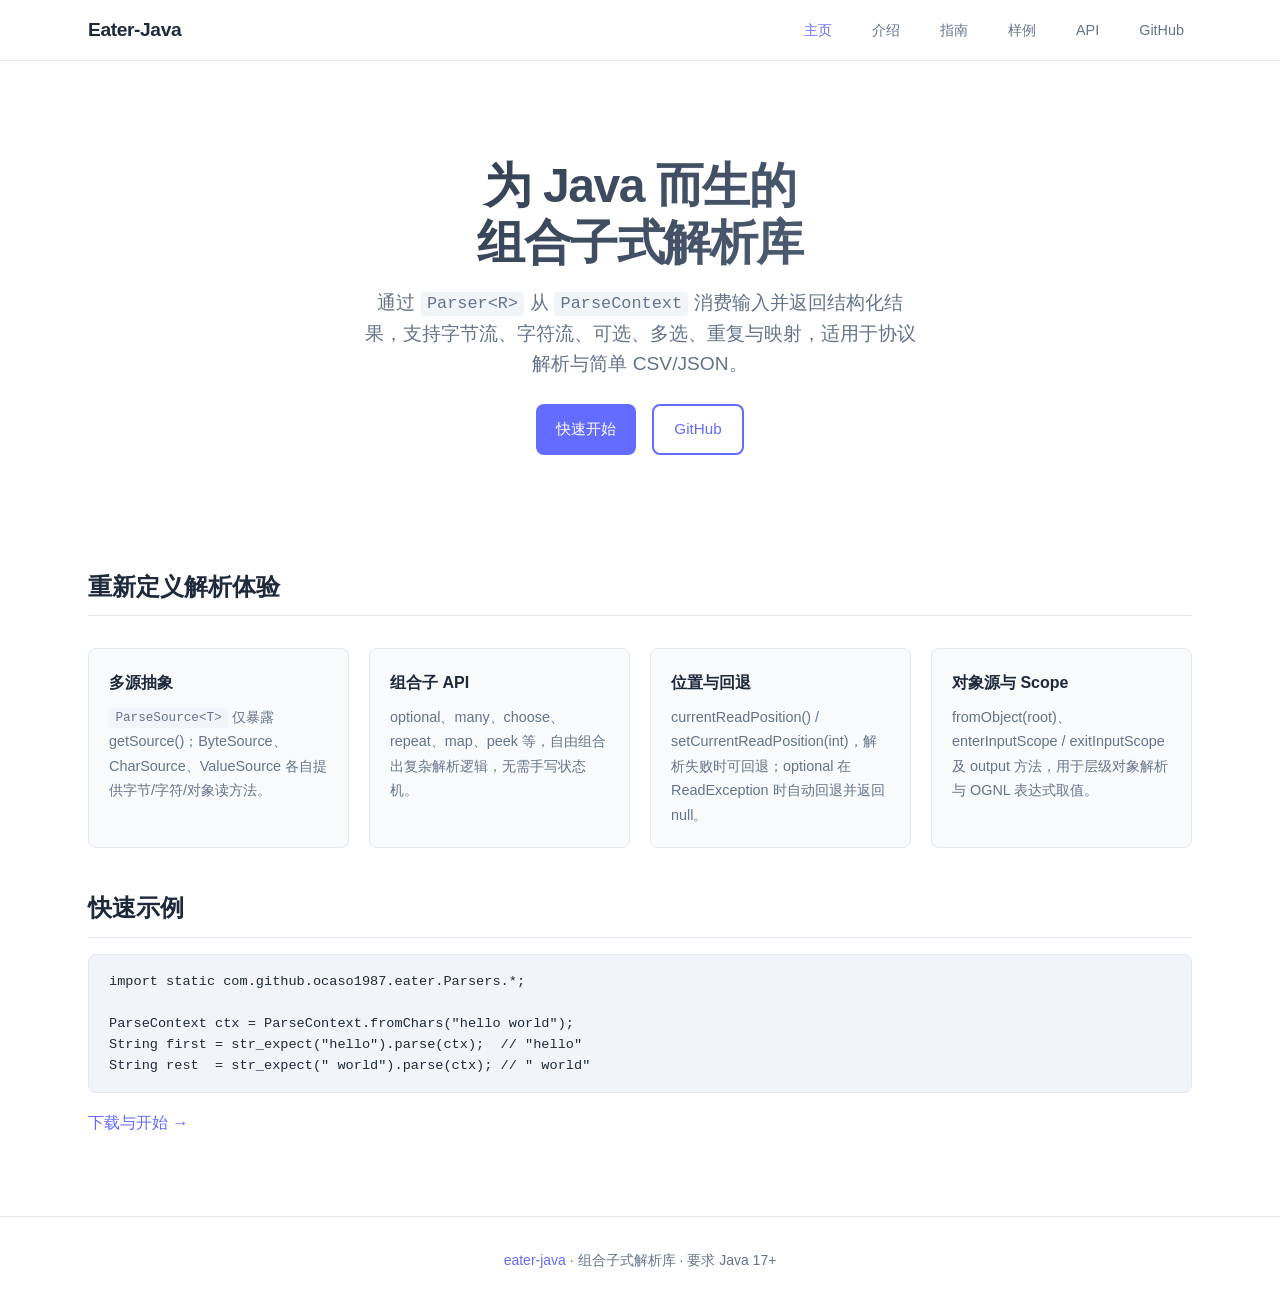
<file: docs/index.html>
<!DOCTYPE html>
<html lang="zh-CN">
<head>
  <meta charset="UTF-8">
  <meta name="viewport" content="width=device-width, initial-scale=1">
  <title>Eater-Java — 为 Java 而生的组合子式解析库</title>
  <link rel="stylesheet" href="styles.css">
</head>
<body>
  <nav class="docs-nav">
    <div class="docs-nav-inner">
      <a class="logo" href="index.html">Eater-Java</a>
      <div class="docs-nav-links">
        <a href="index.html" class="active">主页</a>
        <a href="intro.html">介绍</a>
        <a href="guide.html">指南</a>
        <a href="examples.html">样例</a>
        <a href="api.html">API</a>
        <a href="https://github.com/ocaso1987/eater-java" target="_blank" rel="noopener">GitHub</a>
      </div>
    </div>
  </nav>

  <main class="docs-main">
    <section class="hero">
      <h1>为 Java 而生的<br>组合子式解析库</h1>
      <p class="tagline">通过 <code>Parser&lt;R&gt;</code> 从 <code>ParseContext</code> 消费输入并返回结构化结果，支持字节流、字符流、可选、多选、重复与映射，适用于协议解析与简单 CSV/JSON。</p>
      <div class="hero-ctas">
        <a class="btn btn-primary" href="intro.html">快速开始</a>
        <a class="btn btn-outline" href="https://github.com/ocaso1987/eater-java" target="_blank" rel="noopener">GitHub</a>
      </div>
    </section>

    <h2>重新定义解析体验</h2>
    <div class="features-grid">
      <div class="feature-card">
        <h3>多源抽象</h3>
        <p><code>ParseSource&lt;T&gt;</code> 仅暴露 getSource()；ByteSource、CharSource、ValueSource 各自提供字节/字符/对象读方法。</p>
      </div>
      <div class="feature-card">
        <h3>组合子 API</h3>
        <p>optional、many、choose、repeat、map、peek 等，自由组合出复杂解析逻辑，无需手写状态机。</p>
      </div>
      <div class="feature-card">
        <h3>位置与回退</h3>
        <p>currentReadPosition() / setCurrentReadPosition(int)，解析失败时可回退；optional 在 ReadException 时自动回退并返回 null。</p>
      </div>
      <div class="feature-card">
        <h3>对象源与 Scope</h3>
        <p>fromObject(root)、enterInputScope / exitInputScope 及 output 方法，用于层级对象解析与 OGNL 表达式取值。</p>
      </div>
    </div>

    <h2>快速示例</h2>
    <pre class="pre-block"><code>import static com.github.ocaso1987.eater.Parsers.*;

ParseContext ctx = ParseContext.fromChars("hello world");
String first = str_expect("hello").parse(ctx);  // "hello"
String rest  = str_expect(" world").parse(ctx); // " world"</code></pre>
    <p><a href="intro.html">下载与开始 →</a></p>
  </main>

  <footer class="docs-footer">
    <a href="https://github.com/ocaso1987/eater-java">eater-java</a> · 组合子式解析库 · 要求 Java 17+
  </footer>
</body>
</html>
</file>
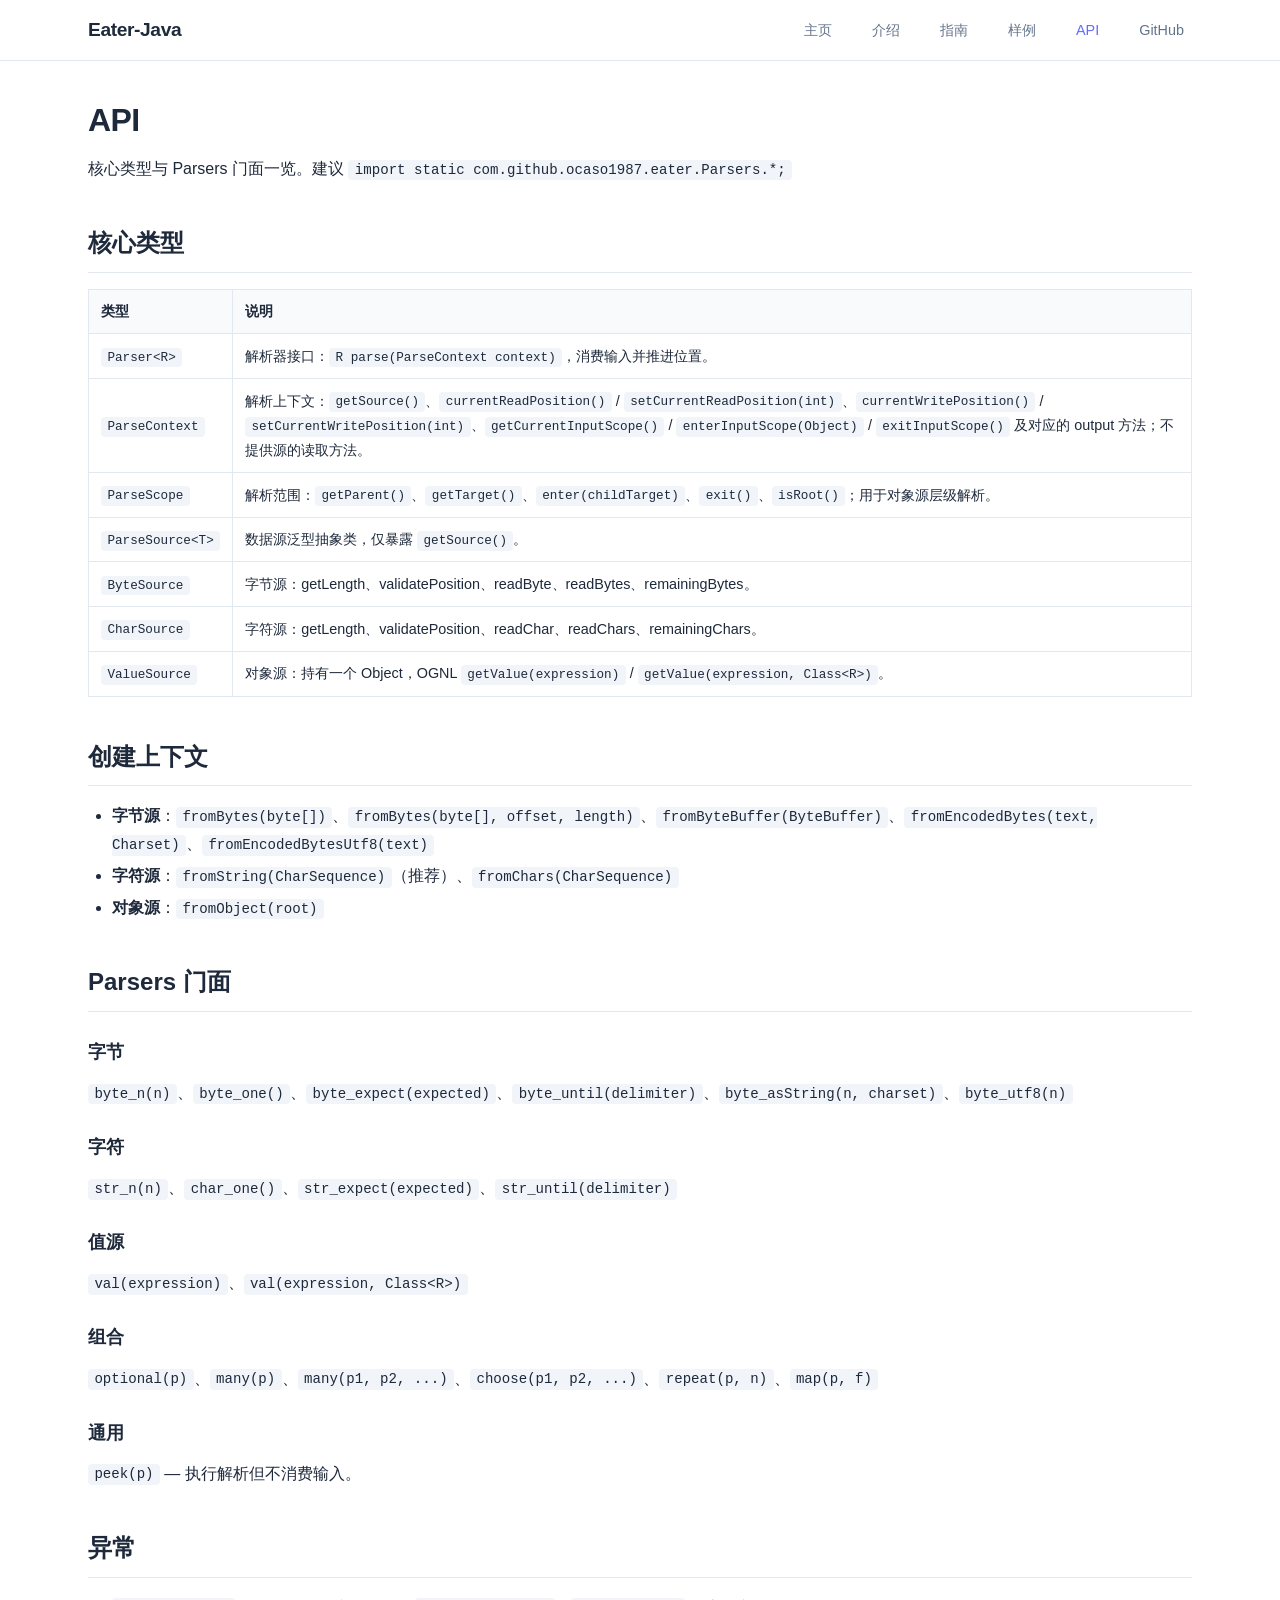
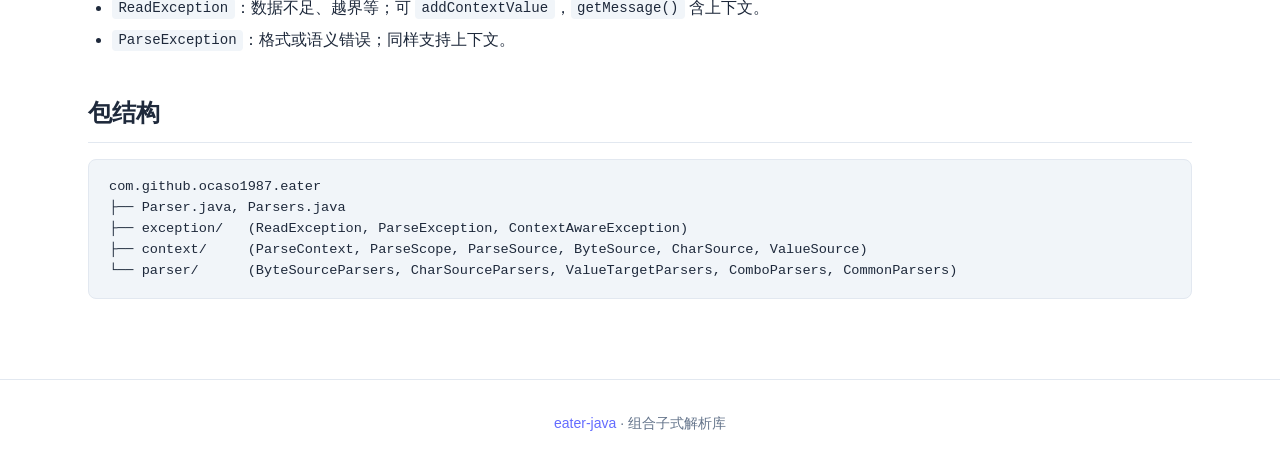
<file: docs/api.html>
<!DOCTYPE html>
<html lang="zh-CN">
<head>
  <meta charset="UTF-8">
  <meta name="viewport" content="width=device-width, initial-scale=1">
  <title>API — Eater-Java</title>
  <link rel="stylesheet" href="styles.css">
</head>
<body>
  <nav class="docs-nav">
    <div class="docs-nav-inner">
      <a class="logo" href="index.html">Eater-Java</a>
      <div class="docs-nav-links">
        <a href="index.html">主页</a>
        <a href="intro.html">介绍</a>
        <a href="guide.html">指南</a>
        <a href="examples.html">样例</a>
        <a href="api.html" class="active">API</a>
        <a href="https://github.com/ocaso1987/eater-java" target="_blank" rel="noopener">GitHub</a>
      </div>
    </div>
  </nav>

  <main class="docs-main">
    <h1 class="page-title">API</h1>
    <p class="page-desc">核心类型与 Parsers 门面一览。建议 <code>import static com.github.ocaso1987.eater.Parsers.*;</code></p>

    <h2>核心类型</h2>
    <table>
      <thead>
        <tr><th>类型</th><th>说明</th></tr>
      </thead>
      <tbody>
        <tr><td><code>Parser&lt;R&gt;</code></td><td>解析器接口：<code>R parse(ParseContext context)</code>，消费输入并推进位置。</td></tr>
        <tr><td><code>ParseContext</code></td><td>解析上下文：<code>getSource()</code>、<code>currentReadPosition()</code> / <code>setCurrentReadPosition(int)</code>、<code>currentWritePosition()</code> / <code>setCurrentWritePosition(int)</code>、<code>getCurrentInputScope()</code> / <code>enterInputScope(Object)</code> / <code>exitInputScope()</code> 及对应的 output 方法；不提供源的读取方法。</td></tr>
        <tr><td><code>ParseScope</code></td><td>解析范围：<code>getParent()</code>、<code>getTarget()</code>、<code>enter(childTarget)</code>、<code>exit()</code>、<code>isRoot()</code>；用于对象源层级解析。</td></tr>
        <tr><td><code>ParseSource&lt;T&gt;</code></td><td>数据源泛型抽象类，仅暴露 <code>getSource()</code>。</td></tr>
        <tr><td><code>ByteSource</code></td><td>字节源：getLength、validatePosition、readByte、readBytes、remainingBytes。</td></tr>
        <tr><td><code>CharSource</code></td><td>字符源：getLength、validatePosition、readChar、readChars、remainingChars。</td></tr>
        <tr><td><code>ValueSource</code></td><td>对象源：持有一个 Object，OGNL <code>getValue(expression)</code> / <code>getValue(expression, Class&lt;R&gt;)</code>。</td></tr>
      </tbody>
    </table>

    <h2>创建上下文</h2>
    <ul>
      <li><strong>字节源</strong>：<code>fromBytes(byte[])</code>、<code>fromBytes(byte[], offset, length)</code>、<code>fromByteBuffer(ByteBuffer)</code>、<code>fromEncodedBytes(text, Charset)</code>、<code>fromEncodedBytesUtf8(text)</code></li>
      <li><strong>字符源</strong>：<code>fromString(CharSequence)</code>（推荐）、<code>fromChars(CharSequence)</code></li>
      <li><strong>对象源</strong>：<code>fromObject(root)</code></li>
    </ul>

    <h2>Parsers 门面</h2>
    <h3>字节</h3>
    <p><code>byte_n(n)</code>、<code>byte_one()</code>、<code>byte_expect(expected)</code>、<code>byte_until(delimiter)</code>、<code>byte_asString(n, charset)</code>、<code>byte_utf8(n)</code></p>
    <h3>字符</h3>
    <p><code>str_n(n)</code>、<code>char_one()</code>、<code>str_expect(expected)</code>、<code>str_until(delimiter)</code></p>
    <h3>值源</h3>
    <p><code>val(expression)</code>、<code>val(expression, Class&lt;R&gt;)</code></p>
    <h3>组合</h3>
    <p><code>optional(p)</code>、<code>many(p)</code>、<code>many(p1, p2, ...)</code>、<code>choose(p1, p2, ...)</code>、<code>repeat(p, n)</code>、<code>map(p, f)</code></p>
    <h3>通用</h3>
    <p><code>peek(p)</code> — 执行解析但不消费输入。</p>

    <h2>异常</h2>
    <ul>
      <li><code>ReadException</code>：数据不足、越界等；可 <code>addContextValue</code>，<code>getMessage()</code> 含上下文。</li>
      <li><code>ParseException</code>：格式或语义错误；同样支持上下文。</li>
    </ul>

    <h2>包结构</h2>
    <pre class="pre-block"><code>com.github.ocaso1987.eater
├── Parser.java, Parsers.java
├── exception/   (ReadException, ParseException, ContextAwareException)
├── context/     (ParseContext, ParseScope, ParseSource, ByteSource, CharSource, ValueSource)
└── parser/      (ByteSourceParsers, CharSourceParsers, ValueTargetParsers, ComboParsers, CommonParsers)</code></pre>
  </main>

  <footer class="docs-footer">
    <a href="https://github.com/ocaso1987/eater-java">eater-java</a> · 组合子式解析库
  </footer>
</body>
</html>
</file>
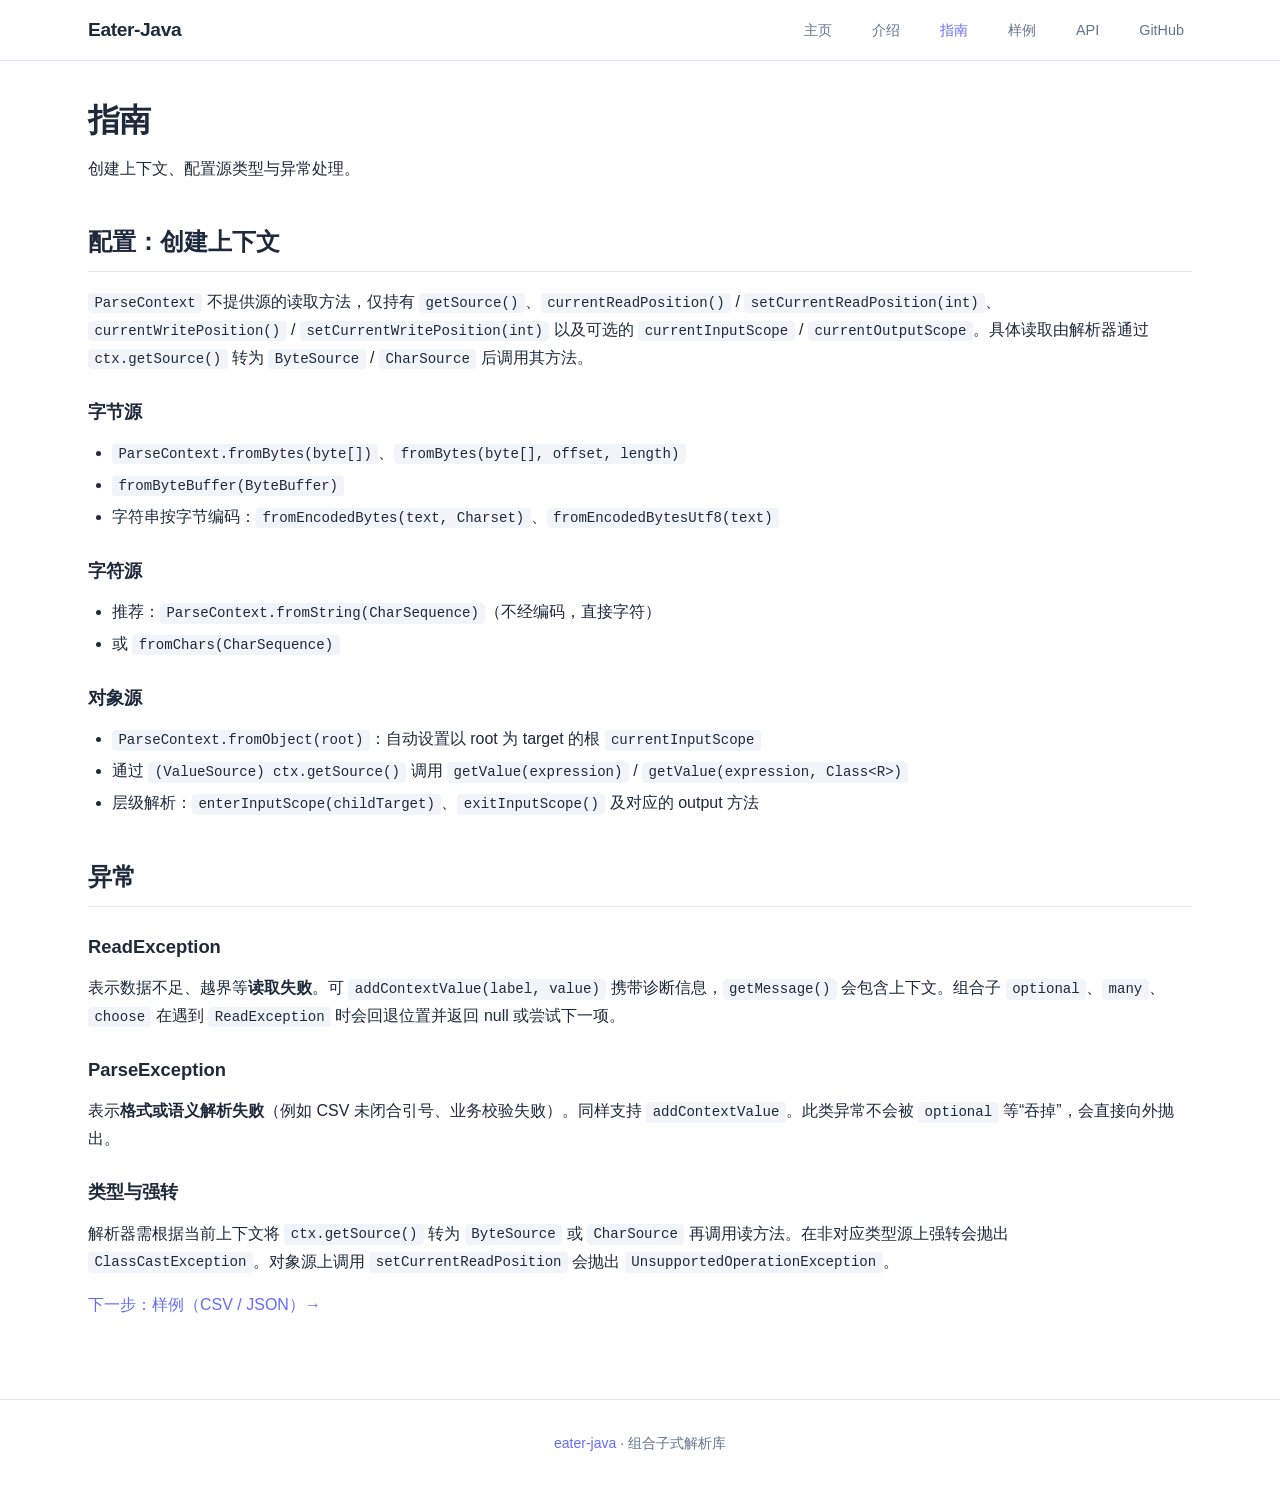
<file: docs/guide.html>
<!DOCTYPE html>
<html lang="zh-CN">
<head>
  <meta charset="UTF-8">
  <meta name="viewport" content="width=device-width, initial-scale=1">
  <title>指南 — Eater-Java</title>
  <link rel="stylesheet" href="styles.css">
</head>
<body>
  <nav class="docs-nav">
    <div class="docs-nav-inner">
      <a class="logo" href="index.html">Eater-Java</a>
      <div class="docs-nav-links">
        <a href="index.html">主页</a>
        <a href="intro.html">介绍</a>
        <a href="guide.html" class="active">指南</a>
        <a href="examples.html">样例</a>
        <a href="api.html">API</a>
        <a href="https://github.com/ocaso1987/eater-java" target="_blank" rel="noopener">GitHub</a>
      </div>
    </div>
  </nav>

  <main class="docs-main">
    <h1 class="page-title">指南</h1>
    <p class="page-desc">创建上下文、配置源类型与异常处理。</p>

    <h2>配置：创建上下文</h2>
    <p><code>ParseContext</code> 不提供源的读取方法，仅持有 <code>getSource()</code>、<code>currentReadPosition()</code> / <code>setCurrentReadPosition(int)</code>、<code>currentWritePosition()</code> / <code>setCurrentWritePosition(int)</code> 以及可选的 <code>currentInputScope</code> / <code>currentOutputScope</code>。具体读取由解析器通过 <code>ctx.getSource()</code> 转为 <code>ByteSource</code> / <code>CharSource</code> 后调用其方法。</p>

    <h3>字节源</h3>
    <ul>
      <li><code>ParseContext.fromBytes(byte[])</code>、<code>fromBytes(byte[], offset, length)</code></li>
      <li><code>fromByteBuffer(ByteBuffer)</code></li>
      <li>字符串按字节编码：<code>fromEncodedBytes(text, Charset)</code>、<code>fromEncodedBytesUtf8(text)</code></li>
    </ul>

    <h3>字符源</h3>
    <ul>
      <li>推荐：<code>ParseContext.fromString(CharSequence)</code>（不经编码，直接字符）</li>
      <li>或 <code>fromChars(CharSequence)</code></li>
    </ul>

    <h3>对象源</h3>
    <ul>
      <li><code>ParseContext.fromObject(root)</code>：自动设置以 root 为 target 的根 <code>currentInputScope</code></li>
      <li>通过 <code>(ValueSource) ctx.getSource()</code> 调用 <code>getValue(expression)</code> / <code>getValue(expression, Class&lt;R&gt;)</code></li>
      <li>层级解析：<code>enterInputScope(childTarget)</code>、<code>exitInputScope()</code> 及对应的 output 方法</li>
    </ul>

    <h2>异常</h2>

    <h3>ReadException</h3>
    <p>表示数据不足、越界等<strong>读取失败</strong>。可 <code>addContextValue(label, value)</code> 携带诊断信息，<code>getMessage()</code> 会包含上下文。组合子 <code>optional</code>、<code>many</code>、<code>choose</code> 在遇到 <code>ReadException</code> 时会回退位置并返回 null 或尝试下一项。</p>

    <h3>ParseException</h3>
    <p>表示<strong>格式或语义解析失败</strong>（例如 CSV 未闭合引号、业务校验失败）。同样支持 <code>addContextValue</code>。此类异常不会被 <code>optional</code> 等“吞掉”，会直接向外抛出。</p>

    <h3>类型与强转</h3>
    <p>解析器需根据当前上下文将 <code>ctx.getSource()</code> 转为 <code>ByteSource</code> 或 <code>CharSource</code> 再调用读方法。在非对应类型源上强转会抛出 <code>ClassCastException</code>。对象源上调用 <code>setCurrentReadPosition</code> 会抛出 <code>UnsupportedOperationException</code>。</p>

    <p><a href="examples.html">下一步：样例（CSV / JSON）→</a></p>
  </main>

  <footer class="docs-footer">
    <a href="https://github.com/ocaso1987/eater-java">eater-java</a> · 组合子式解析库
  </footer>
</body>
</html>
</file>
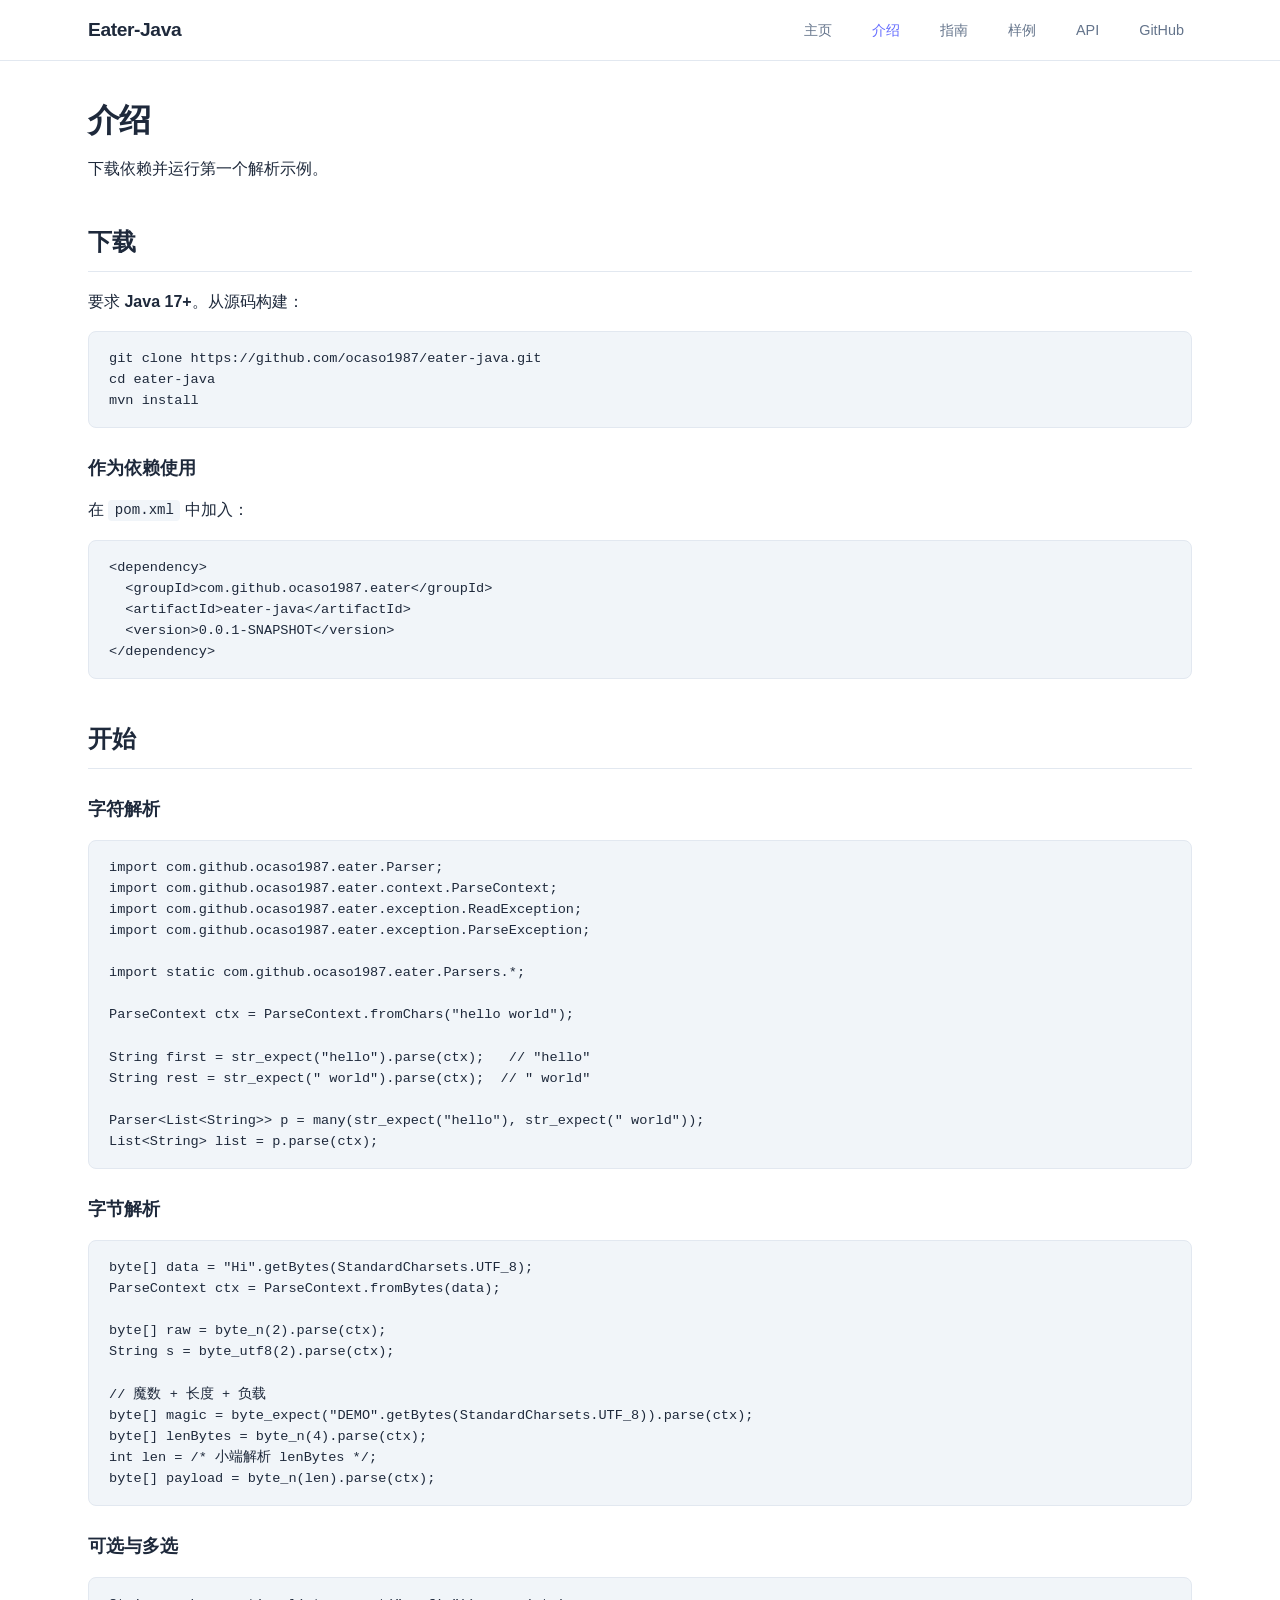
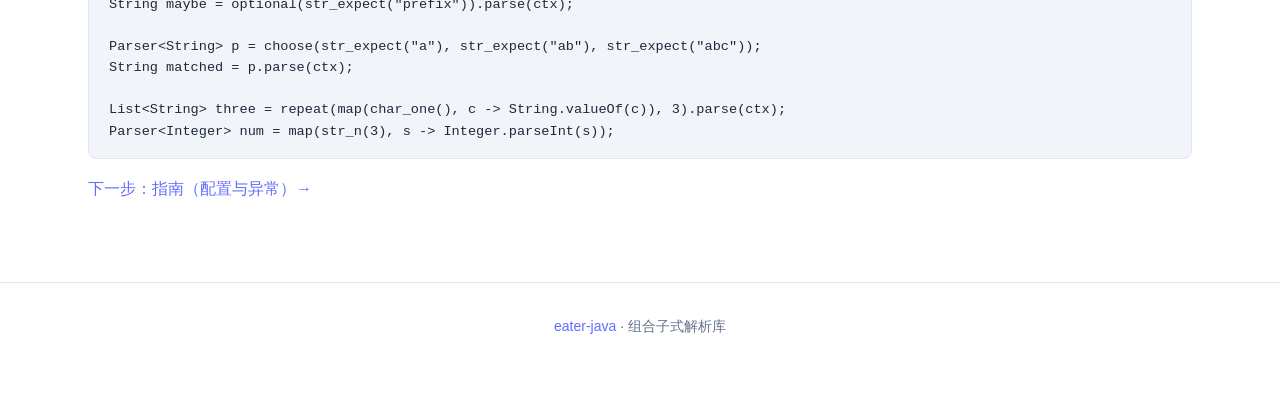
<file: docs/intro.html>
<!DOCTYPE html>
<html lang="zh-CN">
<head>
  <meta charset="UTF-8">
  <meta name="viewport" content="width=device-width, initial-scale=1">
  <title>介绍 — Eater-Java</title>
  <link rel="stylesheet" href="styles.css">
</head>
<body>
  <nav class="docs-nav">
    <div class="docs-nav-inner">
      <a class="logo" href="index.html">Eater-Java</a>
      <div class="docs-nav-links">
        <a href="index.html">主页</a>
        <a href="intro.html" class="active">介绍</a>
        <a href="guide.html">指南</a>
        <a href="examples.html">样例</a>
        <a href="api.html">API</a>
        <a href="https://github.com/ocaso1987/eater-java" target="_blank" rel="noopener">GitHub</a>
      </div>
    </div>
  </nav>

  <main class="docs-main">
    <h1 class="page-title">介绍</h1>
    <p class="page-desc">下载依赖并运行第一个解析示例。</p>

    <h2>下载</h2>
    <p>要求 <strong>Java 17+</strong>。从源码构建：</p>
    <pre class="pre-block"><code>git clone https://github.com/ocaso1987/eater-java.git
cd eater-java
mvn install</code></pre>

    <h3>作为依赖使用</h3>
    <p>在 <code>pom.xml</code> 中加入：</p>
    <pre class="pre-block"><code>&lt;dependency&gt;
  &lt;groupId&gt;com.github.ocaso1987.eater&lt;/groupId&gt;
  &lt;artifactId&gt;eater-java&lt;/artifactId&gt;
  &lt;version&gt;0.0.1-SNAPSHOT&lt;/version&gt;
&lt;/dependency&gt;</code></pre>

    <h2>开始</h2>

    <h3>字符解析</h3>
    <pre class="pre-block"><code>import com.github.ocaso1987.eater.Parser;
import com.github.ocaso1987.eater.context.ParseContext;
import com.github.ocaso1987.eater.exception.ReadException;
import com.github.ocaso1987.eater.exception.ParseException;

import static com.github.ocaso1987.eater.Parsers.*;

ParseContext ctx = ParseContext.fromChars("hello world");

String first = str_expect("hello").parse(ctx);   // "hello"
String rest = str_expect(" world").parse(ctx);  // " world"

Parser&lt;List&lt;String&gt;&gt; p = many(str_expect("hello"), str_expect(" world"));
List&lt;String&gt; list = p.parse(ctx);</code></pre>

    <h3>字节解析</h3>
    <pre class="pre-block"><code>byte[] data = "Hi".getBytes(StandardCharsets.UTF_8);
ParseContext ctx = ParseContext.fromBytes(data);

byte[] raw = byte_n(2).parse(ctx);
String s = byte_utf8(2).parse(ctx);

// 魔数 + 长度 + 负载
byte[] magic = byte_expect("DEMO".getBytes(StandardCharsets.UTF_8)).parse(ctx);
byte[] lenBytes = byte_n(4).parse(ctx);
int len = /* 小端解析 lenBytes */;
byte[] payload = byte_n(len).parse(ctx);</code></pre>

    <h3>可选与多选</h3>
    <pre class="pre-block"><code>String maybe = optional(str_expect("prefix")).parse(ctx);

Parser&lt;String&gt; p = choose(str_expect("a"), str_expect("ab"), str_expect("abc"));
String matched = p.parse(ctx);

List&lt;String&gt; three = repeat(map(char_one(), c -&gt; String.valueOf(c)), 3).parse(ctx);
Parser&lt;Integer&gt; num = map(str_n(3), s -&gt; Integer.parseInt(s));</code></pre>

    <p><a href="guide.html">下一步：指南（配置与异常）→</a></p>
  </main>

  <footer class="docs-footer">
    <a href="https://github.com/ocaso1987/eater-java">eater-java</a> · 组合子式解析库
  </footer>
</body>
</html>
</file>
<file: docs/styles.css>
/* Eater-Java Docs - Vite 风格 */
:root {
  --bg: #fff;
  --bg-soft: #f8fafc;
  --border: #e2e8f0;
  --text: #1e293b;
  --text-muted: #64748b;
  --accent: #646cff;
  --accent-hover: #535bf2;
  --accent-soft: rgba(100, 108, 255, 0.1);
  --code-bg: #f1f5f9;
  --code-border: #e2e8f0;
  --green: #10b981;
  --radius: 8px;
  --font-sans: -apple-system, BlinkMacSystemFont, 'Segoe UI', Roboto, 'Helvetica Neue', Arial, sans-serif;
  --font-mono: ui-monospace, 'Cascadia Code', 'Source Code Pro', Menlo, Consolas, 'Liberation Mono', monospace;
}
* { box-sizing: border-box; }
body {
  margin: 0;
  font-family: var(--font-sans);
  background: var(--bg);
  color: var(--text);
  line-height: 1.7;
  min-height: 100vh;
}
a { color: var(--accent); text-decoration: none; }
a:hover { color: var(--accent-hover); text-decoration: underline; }

/* 顶栏 */
.docs-nav {
  position: sticky;
  top: 0;
  z-index: 50;
  background: rgba(255,255,255,0.9);
  backdrop-filter: saturate(180%) blur(8px);
  border-bottom: 1px solid var(--border);
}
.docs-nav-inner {
  max-width: 1152px;
  margin: 0 auto;
  padding: 0.75rem 1.5rem;
  display: flex;
  align-items: center;
  justify-content: space-between;
  gap: 1.5rem;
}
.docs-nav .logo {
  font-weight: 700;
  font-size: 1.2rem;
  color: var(--text);
  letter-spacing: -0.02em;
}
.docs-nav .logo:hover { text-decoration: none; color: var(--accent); }
.docs-nav-links {
  display: flex;
  gap: 0.5rem 1.5rem;
  flex-wrap: wrap;
}
.docs-nav-links a {
  color: var(--text-muted);
  font-size: 0.9rem;
  padding: 0.35rem 0.5rem;
  border-radius: 4px;
}
.docs-nav-links a:hover { color: var(--accent); background: var(--accent-soft); text-decoration: none; }
.docs-nav-links a.active { color: var(--accent); font-weight: 500; }

/* 主内容区 */
.docs-main {
  max-width: 1152px;
  margin: 0 auto;
  padding: 2rem 1.5rem 4rem;
}

/* 主页 Hero */
.hero {
  text-align: center;
  padding: 4rem 0 4.5rem;
}
.hero h1 {
  font-size: clamp(2rem, 5vw, 3rem);
  font-weight: 700;
  letter-spacing: -0.03em;
  margin: 0 0 1rem;
  line-height: 1.2;
  background: linear-gradient(135deg, var(--text) 0%, var(--text-muted) 100%);
  -webkit-background-clip: text;
  -webkit-text-fill-color: transparent;
  background-clip: text;
}
.hero .tagline {
  font-size: 1.2rem;
  color: var(--text-muted);
  max-width: 560px;
  margin: 0 auto 1.5rem;
  line-height: 1.6;
}
.hero-ctas {
  display: flex;
  gap: 1rem;
  justify-content: center;
  flex-wrap: wrap;
}
.hero-ctas .btn {
  display: inline-flex;
  align-items: center;
  gap: 0.5rem;
  padding: 0.65rem 1.25rem;
  border-radius: var(--radius);
  font-size: 0.95rem;
  font-weight: 500;
  transition: background 0.2s, color 0.2s, transform 0.1s;
}
.hero-ctas .btn-primary {
  background: var(--accent);
  color: #fff;
  border: none;
}
.hero-ctas .btn-primary:hover { background: var(--accent-hover); text-decoration: none; transform: translateY(-1px); }
.hero-ctas .btn-outline {
  background: transparent;
  color: var(--accent);
  border: 2px solid var(--accent);
}
.hero-ctas .btn-outline:hover { background: var(--accent-soft); text-decoration: none; }

/* 区块标题 */
.docs-main h2 {
  font-size: 1.5rem;
  font-weight: 600;
  margin: 2.5rem 0 1rem;
  padding-bottom: 0.5rem;
  border-bottom: 1px solid var(--border);
  color: var(--text);
}
.docs-main h2:first-child { margin-top: 0; }
.docs-main h3 { font-size: 1.15rem; margin: 1.5rem 0 0.75rem; color: var(--text); }
.docs-main p { margin: 0 0 1rem; color: var(--text); }
.docs-main ul, .docs-main ol { margin: 0 0 1rem; padding-left: 1.5rem; }
.docs-main li { margin: 0.25rem 0; }

/* 特性网格（主页） */
.features-grid {
  display: grid;
  grid-template-columns: repeat(auto-fit, minmax(260px, 1fr));
  gap: 1.25rem;
  margin: 2rem 0;
}
.feature-card {
  background: var(--bg-soft);
  border: 1px solid var(--border);
  border-radius: var(--radius);
  padding: 1.25rem;
}
.feature-card h3 { margin: 0 0 0.5rem; font-size: 1rem; }
.feature-card p { margin: 0; font-size: 0.9rem; color: var(--text-muted); }

/* 代码块 */
.pre-block {
  background: var(--code-bg);
  border: 1px solid var(--code-border);
  border-radius: var(--radius);
  padding: 1rem 1.25rem;
  overflow-x: auto;
  font-family: var(--font-mono);
  font-size: 0.85rem;
  line-height: 1.55;
  margin: 1rem 0;
}
.pre-block code { background: none; padding: 0; color: var(--text); }
kbd, code:not(.pre-block code) {
  background: var(--code-bg);
  padding: 0.15rem 0.4rem;
  border-radius: 4px;
  font-family: var(--font-mono);
  font-size: 0.88em;
}

/* 表格 */
.docs-main table {
  width: 100%;
  border-collapse: collapse;
  margin: 1rem 0;
  font-size: 0.9rem;
}
.docs-main th, .docs-main td {
  border: 1px solid var(--border);
  padding: 0.6rem 0.75rem;
  text-align: left;
}
.docs-main th { background: var(--bg-soft); font-weight: 600; }

/* 页标题（非主页） */
.page-title { font-size: 2rem; font-weight: 700; margin: 0 0 0.5rem; letter-spacing: -0.02em; }
.page-desc { color: var(--text-muted); margin: 0 0 2rem; }

/* 页脚 */
.docs-footer {
  text-align: center;
  padding: 2rem 1.5rem;
  border-top: 1px solid var(--border);
  color: var(--text-muted);
  font-size: 0.875rem;
}
.docs-footer a { color: var(--accent); }

@media (max-width: 640px) {
  .docs-nav-inner { flex-direction: column; align-items: flex-start; }
  .hero { padding: 2.5rem 0 3rem; }
}
</file>
